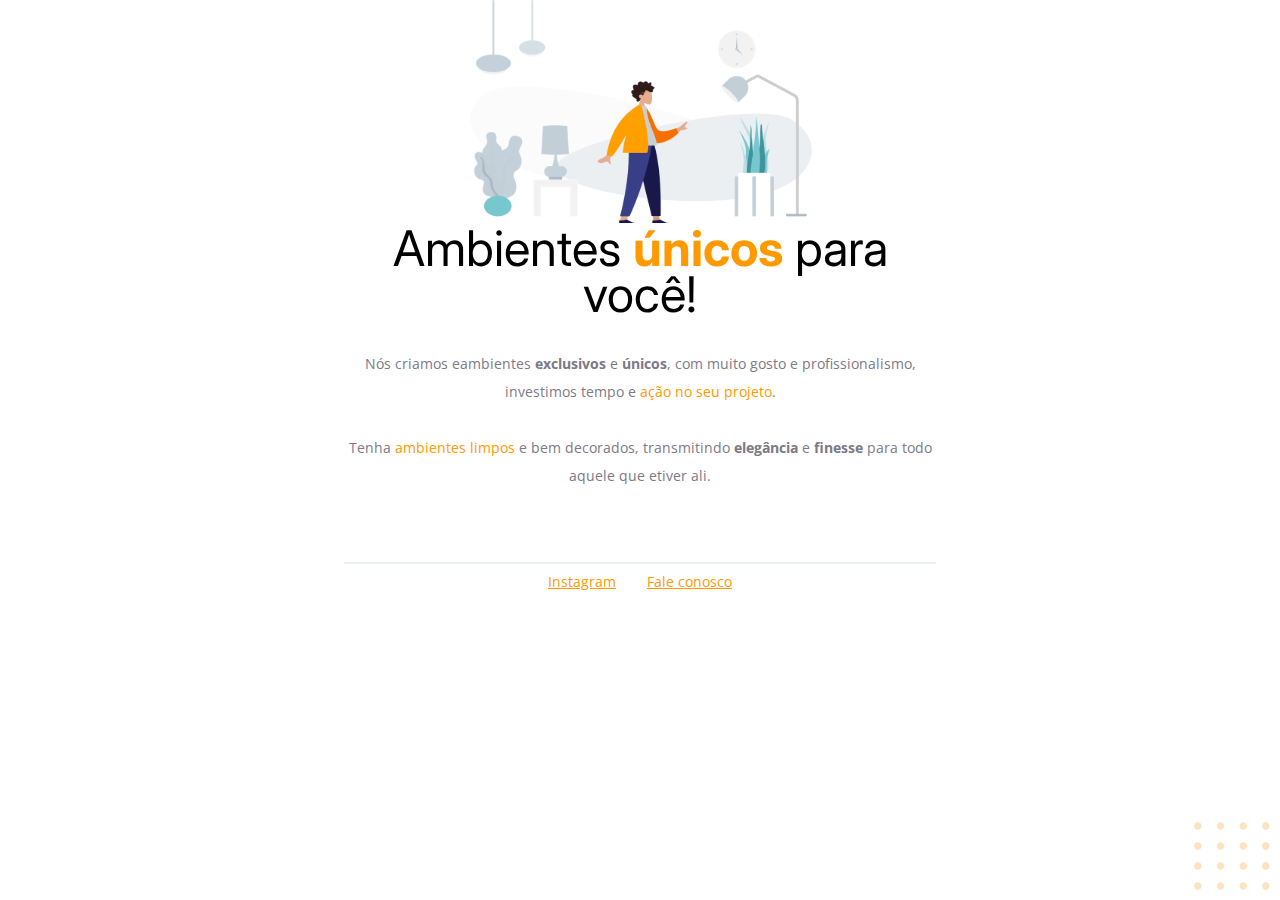
<file: 01-ambientes-unicos/index.html>
<!DOCTYPE html>
<html lang="pt-br">
<head>
    <meta charset="UTF-8">
    <meta name="viewport" content="width=device-width, initial-scale=1.0">
    <link rel="stylesheet" href="style.css">


    <link rel="preconnect" href="https://fonts.googleapis.com">
    <link rel="preconnect" href="https://fonts.gstatic.com" crossorigin>
    <link href="https://fonts.googleapis.com/css2?family=Inter&family=Open+Sans&display=swap" rel="stylesheet">

    <title>Movéis Costumizados</title>
    </head>
    
    <body>
    
        <div id="hero">
            <img src="./assets/photo.svg" alt="imagem de uma pessoa com camisa de herói">
    
    
            <h1>Ambientes <span>únicos</span> para você!</h1>
            <p> Nós criamos eambientes <strong>exclusivos</strong> e <strong> únicos</strong>, 
                com muito gosto e profissionalismo,
                investimos tempo e <span>ação no seu projeto</span>. 
                <br>
                <br>
                
                Tenha <span>ambientes limpos</span> e bem decorados, transmitindo <strong>elegância</strong> e
                <strong>finesse</strong> para todo<br> aquele que etiver ali.
            </p>
    
    
            </div>


            <footer>
                <div id="line"> </div>
                
                <span>
                    <a target="_blank" href="https://instagram.com">Instagram</a> 
                    <a target="_blank" href="https://google.com">Fale conosco</a>
                </span>
            </footer>
            
        <img id="balls" src="./assets/balls.svg" alt="imagem de bolas laranjas no canto inferior da tela direita">
        
    </body>
    
    </html>
</file>
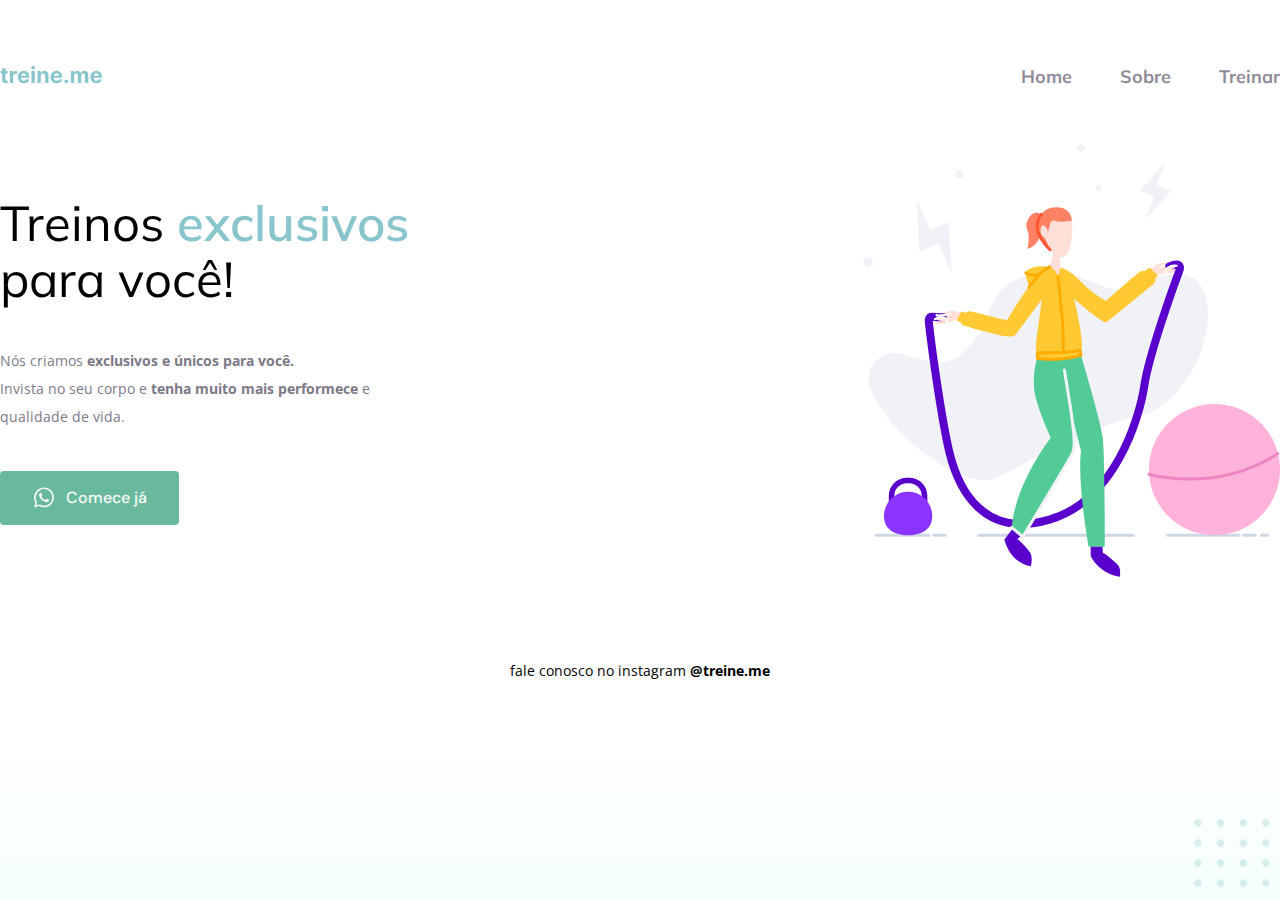
<file: 02-treine-me/index.html>
<!DOCTYPE html>
<html lang="pt-br">

<head>
    <meta charset="UTF-8">
    <meta name="viewport" content="width=device-width, initial-scale=1.0">
    <link rel="stylesheet" href="style.css">

    <link rel="preconnect" href="https://fonts.googleapis.com">
    <link rel="preconnect" href="https://fonts.gstatic.com" crossorigin>
    <link
        href="https://fonts.googleapis.com/css2?family=DM+Sans:opsz,wght@9..40,500&family=Mulish:wght@400;700&family=Open+Sans:wght@400;700&display=swap"
        rel="stylesheet">

    <title>Treine.me</title>

</head>

<body>
    <div class="page">

        <nav>
            <a id="logo" href="#">
                <img src="./assets/logo.svg" alt="Treine.me">
            </a>
            <ul>
                <li><a href="#"></a>Home</li>
                <li><a href="#"></a>Sobre</li>
                <li><a href="#"></a>Treinar</li>
            </ul>
        </nav>

        <main>
            <section class="text">
                <h1>Treinos <span>exclusivos</span>
                    para você!</h1>
                <p>Nós criamos <strong>exclusivos e únicos para você.</strong><br>
                    Invista no seu corpo e <strong>tenha muito mais performece</strong> e <br>
                    qualidade de vida.
                </p>
                <button>
                    <img src="./assets/whats.svg" alt="imagem do whatsapp"> Comece já
                </button>
            </section>

            <img src="./assets/fitness-jump.svg" alt="Desenho de uma mulher pulando corda">

        </main>

        <footer>
            <div class="footer-p">
                <p> fale conosco no instagram
                    <a href="https://instagram.com/treineme" target="_blank">@treine.me</a>
                </p>
            </div>
        </footer>

    </div>
    <div id="balls">
        <img src="./assets/balls.svg" alt="Bolinhas decorativas verdes no cantos inferior da página.">
    </div>
</body>

</html>
</file>
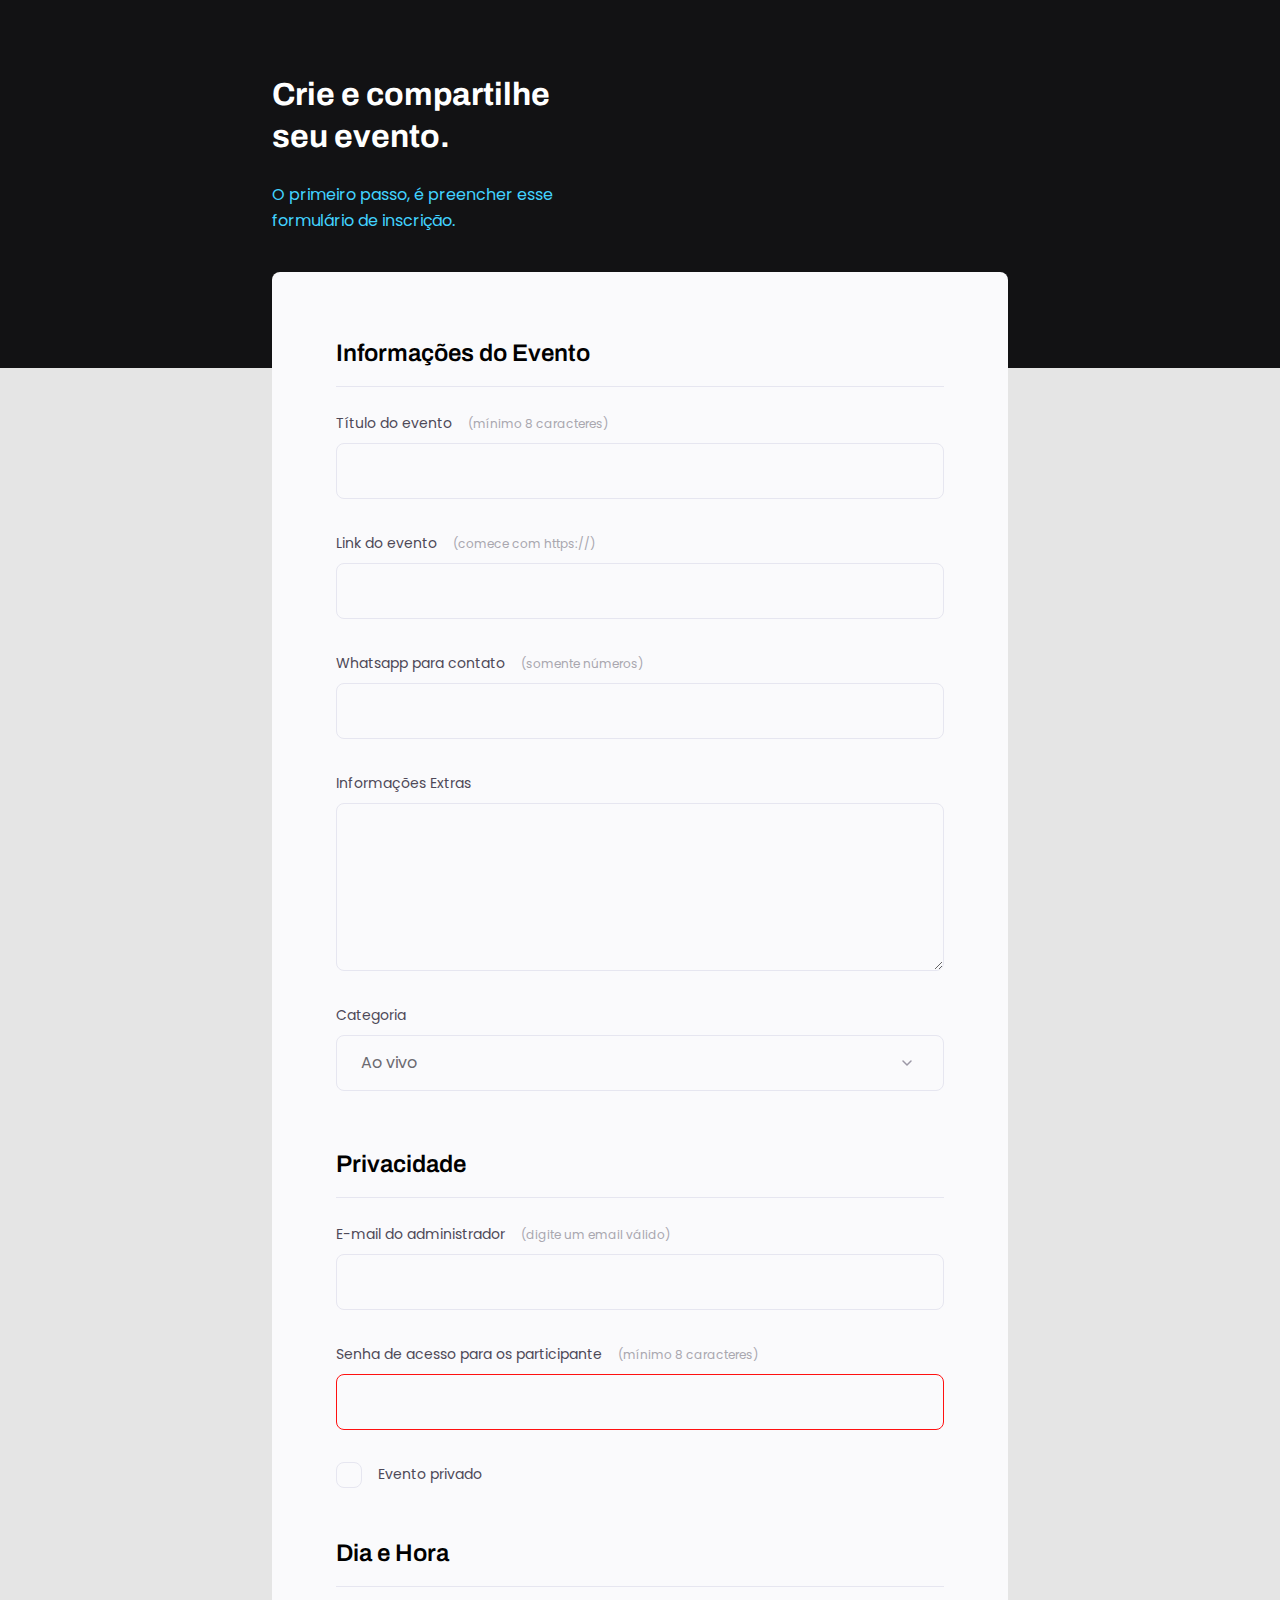
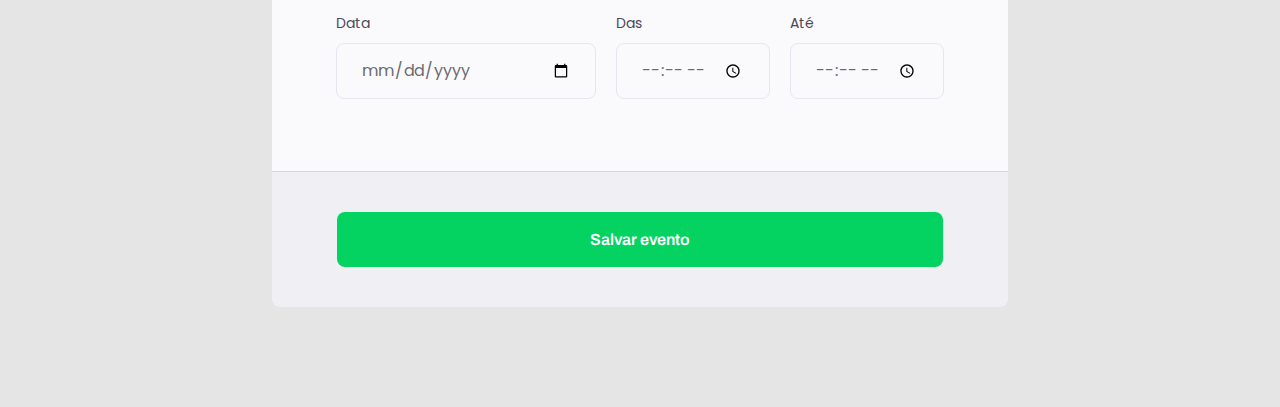
<file: 03-01-form/index.html>
<!DOCTYPE html>
<html lang="pt-br">
<head>
    <meta charset="UTF-8">
    <meta name="viewport" content="width=device-width, initial-scale=1.0">

    <link rel="preconnect" href="https://fonts.googleapis.com">
    <link rel="preconnect" href="https://fonts.gstatic.com" crossorigin>
    <link href="https://fonts.googleapis.com/css2?family=Archivo:ital,wght@0,700;1,600&family=Poppins&display=swap" rel="stylesheet">

    <link rel="stylesheet" href="style.css">
    <title>Crie seu Evento</title>

</head> 
<body>
    <div class="page"> 
        <header>
            <h1>
                Crie e compartilhe seu evento.
            </h1>
            <p>
                O primeiro passo, é preencher esse formulário de inscrição.
            </p>
        </header>


        <form id="my-form"> 

            <fieldset> 
                <div class="fieldset-wrapper"> 
                    <legend>Informações do Evento</legend>
                 
                    <div class="input-wrapper">
                        <label for="event-label">Título do evento <span>(mínimo 8 caracteres)</span></label>
                        <input 
                            type="text" 
                            id="event-title" 
                            minlength="8"
                        > 
                    </div>

                    <div class="input-wrapper">
                        <label for="event-link">Link do evento <span>(comece com https://)</span></label>
                        <input type="text" id="event-link">
                    </div>

                    <div class="input-wrapper">
                        <label for="event-whatsapp">Whatsapp para contato <span>(somente números)</span></label>
                        <input type="tel" name="" id="event-whatsapp">
                    </div>

                    <div class="input-wrapper">
                        <label for="event-info">Informações Extras</label>
                        <textarea name="" id="event-info" cols="30" rows="10"></textarea>
                    </div>

                    <div class="input-wrapper">
                        <label for="event-categorie">Categoria </label>
                         <select id="event-categorie">

                            <option value="live"> Ao vivo </option>
                            <option value="posdcast">PodCast</option>
                            <option value="mentorship">Mentoria</option>
                         </select>
                    </div>
                </div>
            </fieldset>   
            
            <fieldset> 
                <div class="fieldset-wrapper"> 
                    <legend>Privacidade</legend> 

                    <div class="input-wrapper">
                        <label for="event-email">E-mail do administrador <span>(digite um email válido)</span></label>
                        <input type="email" id="event-email">
                    </div>

                    <div class="input-wrapper">
                        <label for="event-password">Senha de acesso para os participante <span>(mínimo 8 caracteres)</span></label>
                        <input 
                            type="password" 
                            id="event-password"
                            required
                            minlength="8"
                        >
                    </div>   

                    <div class="checkbox-wrapper">
                        <input type="checkbox" id="event-private">
                        <label for="event-private">Evento privado </label>
                    </div>  

                </div>
            </fieldset>


            <fieldset> 
                <div class="fieldset-wrapper"> 
                    <legend>Dia e Hora</legend> 
                    
                    <div class="col-3">
                        <div class="input-wrapper"> 
                            <label for="event-date">Data</label>
                            <input type="date" name="" id="event-date"> 
                        </div>    
                     
                        <div class="input-wrapper"> 
                            <label for="event-begin">Das</label>
                            <input type="time" name="" id="event-begin"> 
                        </div>    

                        <div class="input-wrapper"> 
                            <label for="event-end">Até</label>
                            <input type="time" name="" id="event-end"> 
                        </div> 
                    </div>  
                </div>
            </fieldset>
            

        </form>
        
        <footer>
            <input 
                class="button" 
                type="submit" 
                form="my-form" 
                value="Salvar evento"
            > 
        </footer>
    </div>
</body>

</html>
</file>
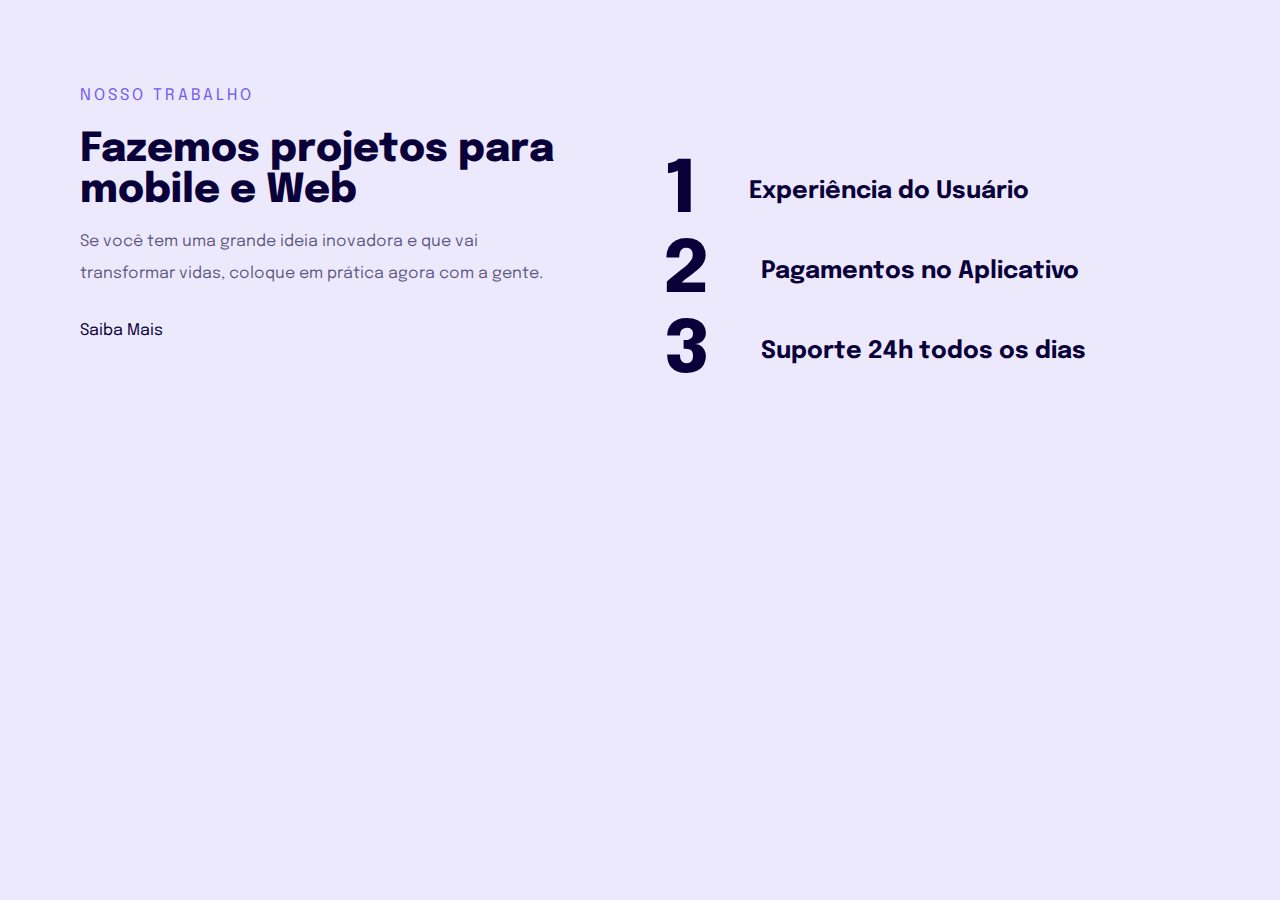
<file: 03-2-projects-mobile-and-web/index.html>
<!DOCTYPE html>
<html lang="pt-br">
<head>
    <meta charset="UTF-8">
    <meta name="viewport" content="width=device-width, initial-scale=1.0">

    <link rel="preconnect" href="https://fonts.googleapis.com">
    <link rel="preconnect" href="https://fonts.gstatic.com" crossorigin>
    <link href="https://fonts.googleapis.com/css2?family=Epilogue:wght@400;700;800&display=swap" rel="stylesheet">
     
    <link rel="stylesheet" href="style.css">

    <title>Introdução a Responsividade</title>
</head>
<body>
    <main>
        <div>
            <p>
                Nosso trabalho
            </p>
            <h1>Fazemos projetos para mobile e Web</h1>
            <p>Se você tem uma grande ideia inovadora e que vai transformar vidas, coloque em prática agora com a gente. </p>
            <a href="#">Saiba Mais</a>  
        </div>
        <div>
            <ul>
                <li><span>1</span>Experiência do Usuário</li>
                <li><span>2</span>Pagamentos no Aplicativo</li>
                <li><span>3</span>Suporte 24h todos os dias</li>
        </div> 
        </ul> 
    </main> 
 </body>
</html>
</file>
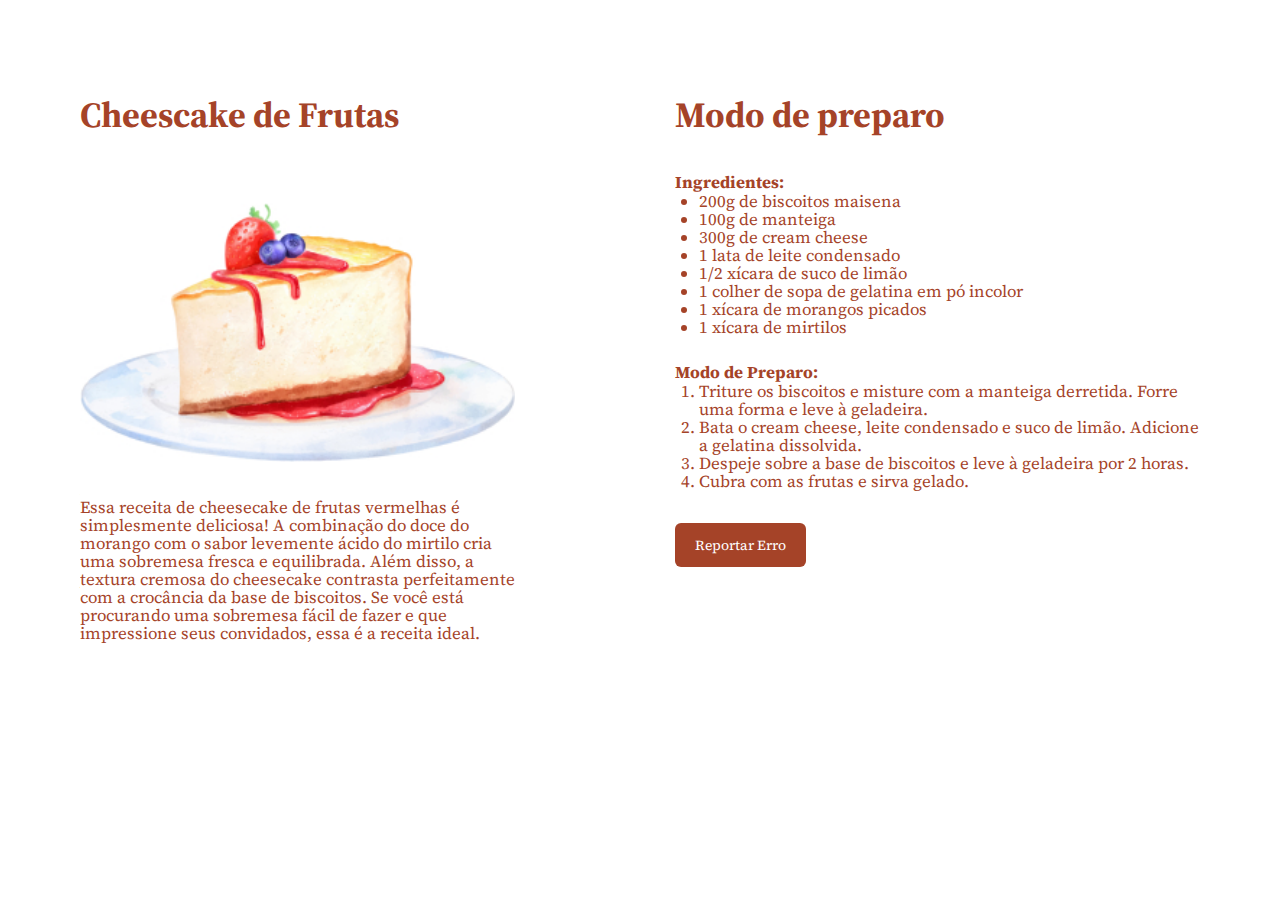
<file: 03-2-receita-cheescake/index.html>
<!DOCTYPE html>
<html lang="pt-br">

<head>
    <meta charset="UTF-8">
    <meta name="viewport" content="width=device-width, initial-scale=1.0">

    <link rel="preconnect" href="https://fonts.googleapis.com">
    <link rel="preconnect" href="https://fonts.gstatic.com" crossorigin>
    <link href="https://fonts.googleapis.com/css2?family=Source+Serif+4:wght@500&family=Source+Serif+Pro:wght@400;700&display=swap" rel="stylesheet">

    <link rel="stylesheet" href="style.css">
    <title>Receita Cheescake</title>
</head>

<body>
    <main>
        <div class="recipe">
            <h1>Cheescake de Frutas</h1>
            <img src="./assets/cake.jpg" alt="Image de um desenho de bolo de fruta">
            <p>Essa receita de cheesecake de frutas vermelhas é simplesmente deliciosa! A combinação do doce do morango com
                o sabor levemente ácido do mirtilo cria uma sobremesa fresca e equilibrada. Além disso, a textura cremosa do
                cheesecake contrasta perfeitamente com a crocância da base de biscoitos. Se você está procurando uma
                sobremesa fácil de fazer e que impressione seus convidados, essa é a receita ideal.
            </p>
        </div> 


         <div class="ingredients">
            <h2>Modo de preparo</h2>
            <strong>Ingredientes:</strong>
            <ul>
                <li>200g de biscoitos maisena</li>
                <li>100g de manteiga</li>
                <li>300g de cream cheese</li>
                <li>1 lata de leite condensado</li>
                <li>1/2 xícara de suco de limão</li>
                <li>1 colher de sopa de gelatina em pó incolor</li>
                <li>1 xícara de morangos picados</li>
                <li>1 xícara de mirtilos</li> 
            </ul> 
 
            <strong>Modo de Preparo:</strong>
            <ol> 
                <li>Triture os biscoitos e misture com a manteiga derretida. Forre uma forma e leve à geladeira.</li>
                <li>Bata o cream cheese, leite condensado e suco de limão. Adicione a gelatina dissolvida.</li>
                <li>Despeje sobre a base de biscoitos e leve à geladeira por 2 horas.</li>
                <li>Cubra com as frutas e sirva gelado.</li>
            </ol>
        <button>Reportar Erro</button> 
        </div> 
    </main>
</body>

</html>
</file>
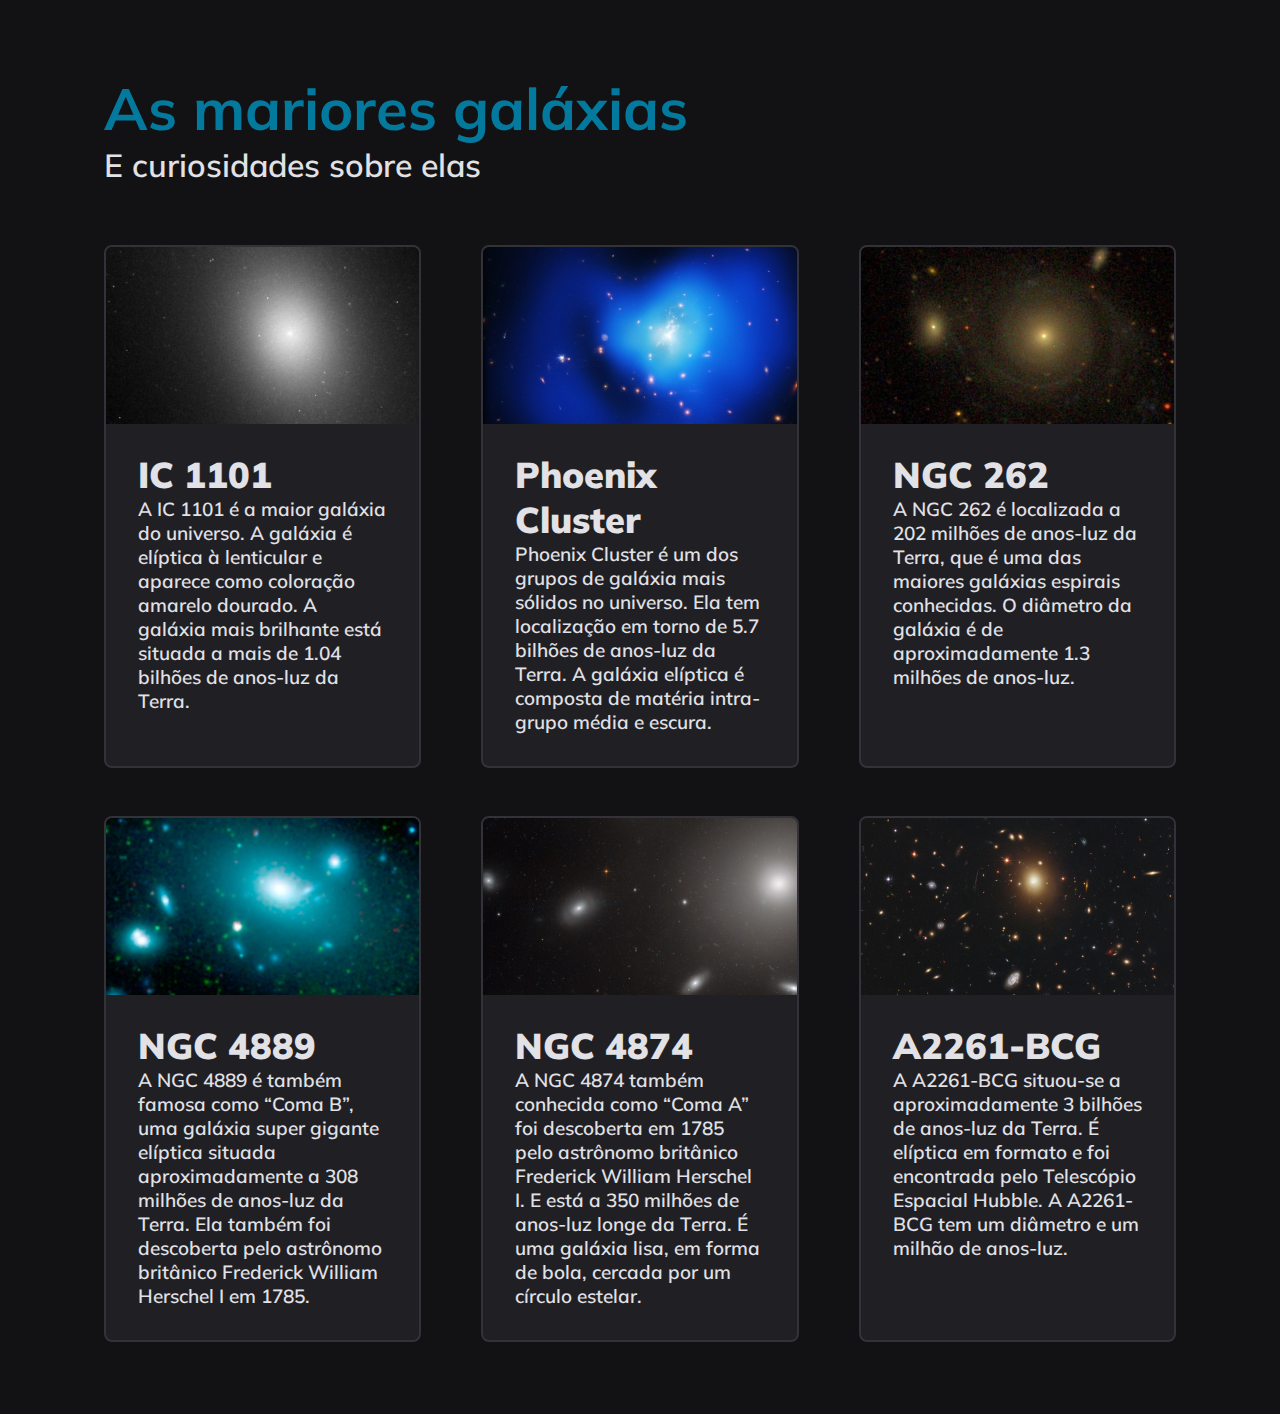
<file: 03-3-galaxies/index.html>
<!DOCTYPE html>
<html lang="pt-br">
<head>
    <meta charset="UTF-8">
    <meta name="viewport" content="width=device-width, initial-scale=1.0">
    <link rel="stylesheet" href="style.css">
<link rel="preconnect" href="https://fonts.googleapis.com">
<link rel="preconnect" href="https://fonts.gstatic.com" crossorigin>
<link href="https://fonts.googleapis.com/css2?family=Mulish:wght@600;900&display=swap" rel="stylesheet">

<title>Galaxies</title>
</head>

<body>

    <header>
        <h1>As mariores galáxias</h1>
        <p>E curiosidades sobre elas</p>
    </header>
    <main>
        <!-- <div class="cards"> -->
            <div class="card">
                <img src="./assets/one.jpg" alt="Imagem da galáxia IC1101">
                <div class="card-text">
                    <h1>IC 1101</h1>
                    <p>A IC 1101 é a maior galáxia do universo. A galáxia é elíptica à lenticular e aparece como
                        coloração
                        amarelo dourado. A galáxia mais brilhante está situada a mais de 1.04 bilhões de anos-luz da
                        Terra.
                    </p>
                </div>
            </div>

            <div class="card">
                <img src="./assets/two.jpg" alt="Imagem da galáxia Phoenix Cluster">
                <div class="card-text">
                    <h1>Phoenix Cluster</h1>
                    <p>Phoenix Cluster é um dos grupos de galáxia mais sólidos no universo. Ela tem localização em torno
                        de 5.7 bilhões de anos-luz da Terra. A galáxia elíptica é composta de matéria intra-grupo média
                        e escura.</p>
                </div>
            </div>

            <div class="card">
                <img src="./assets/three.jpg" alt="Imgagem da galáxia NGC 262">
                <div class="card-text">
                    <h1>NGC 262</h1>
                    <p>A NGC 262 é localizada a 202 milhões de anos-luz da Terra, que é uma das maiores galáxias
                        espirais conhecidas. O diâmetro da galáxia é de aproximadamente 1.3 milhões de anos-luz. </p>
                </div>
            </div>

            <div class="card">
                <img src="./assets/four.jpg" alt="Imagem da galáxia NGC 4889">
                <div class="card-text">
                    <h1>NGC 4889</h1>
                    <p>A NGC 4889 é também famosa como “Coma B”, uma galáxia super gigante elíptica situada
                        aproximadamente a 308 milhões de anos-luz da Terra. Ela também foi descoberta pelo astrônomo
                        britânico Frederick William Herschel I em 1785.</p>

                </div>
            </div>

            <div class="card">
                <img src="./assets/five.jpg" alt="Imgagem da galáxia NGC 4874">
                <div class="card-text">
                    <h1>NGC 4874</h1>
                    <p>A NGC 4874 também conhecida como “Coma A” foi descoberta em 1785 pelo astrônomo britânico
                        Frederick William Herschel I. E está a 350 milhões de anos-luz longe da Terra. É uma galáxia
                        lisa, em forma de bola, cercada por um círculo estelar.</p>
                </div>
            </div>

            <div class="card">
                <img src="./assets/six.jpg" alt="Imagem da galáixa A2261-BCG">
                <div class="card-text">
                    <h1>A2261-BCG</h1>
                    <p>A A2261-BCG situou-se a aproximadamente 3 bilhões de anos-luz da Terra. É elíptica em formato e
                        foi encontrada pelo Telescópio Espacial Hubble. A A2261-BCG tem um diâmetro e um milhão de
                        anos-luz.</p>
                </div>
            </div>
        <!-- </div> -->
    </main>

</body>
</html>
</file>
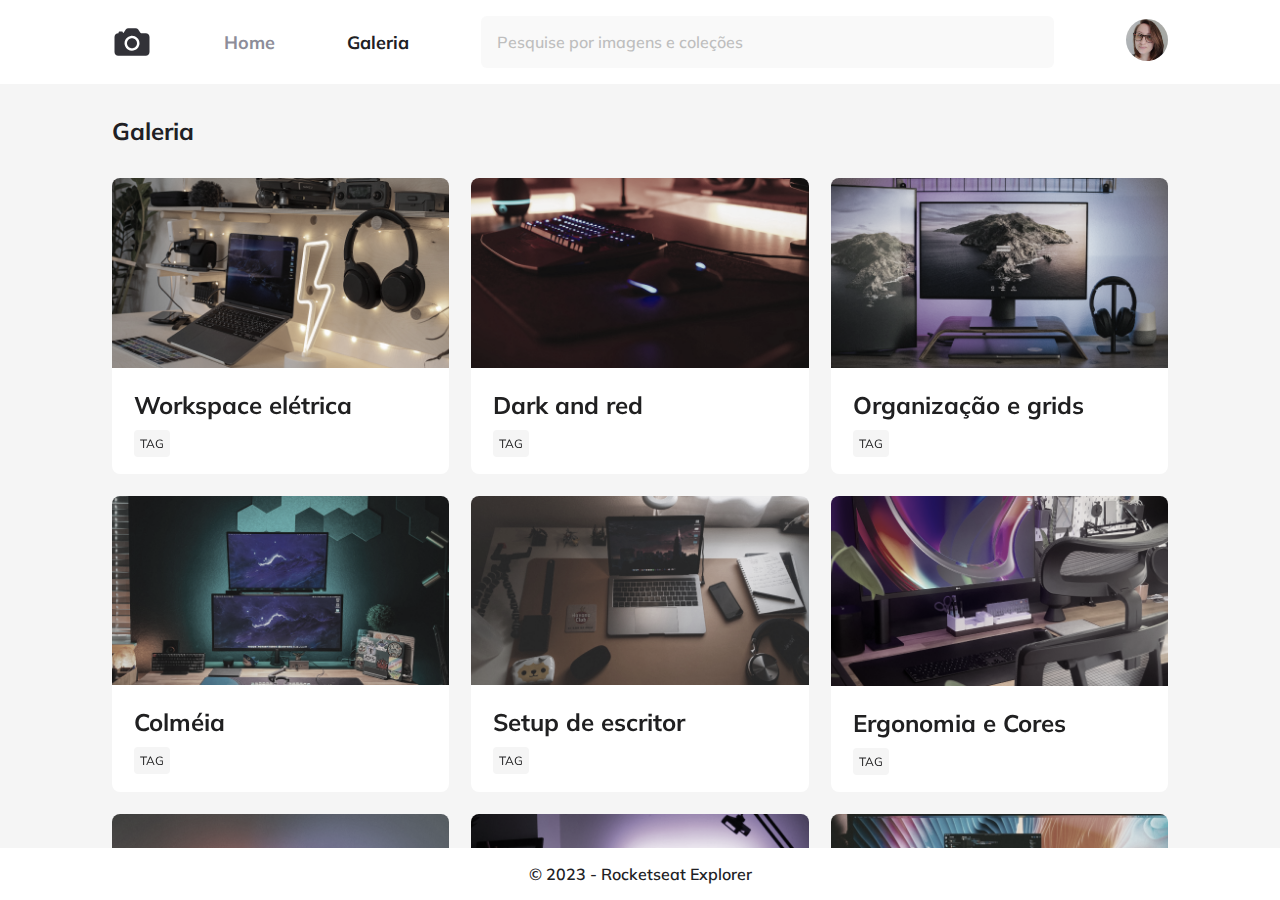
<file: 03-5-fotoblog/index.html>
<!DOCTYPE html>
<html lang="pt-br">
<head> 
    <meta charset="UTF-8">
    <meta name="viewport" content="width=device-width, initial-scale=1.0">

    <link rel="preconnect" href="https://fonts.googleapis.com">
    <link rel="preconnect" href="https://fonts.gstatic.com" crossorigin>
    <link href="https://fonts.googleapis.com/css2?family=Mulish:wght@400;600;700&family=Roboto:wght@400;500;700&display=swap" rel="stylesheet">

    <link rel="stylesheet" href="style.css"> 

    <title>Fotoblog</title>
</head>
<body>
    <div id="app">
        <header class="container">
            <nav>
              <img class="logo" src="./assets/camera.svg" alt="Imagem da logomarca" />
    
              <ul>
                <li>Home</li>
                <li class="active">Galeria</li>
              </ul>
            </nav>

            <form>
                <div class="input-wrapper">
                    <label for="search">Pesquise por imagens e coleções</label>
                    <input id="search" type="text" placeholder="Pesquise por imagens e coleções">
                </div>
            </form>

            <div class="profile">
                <img src="./assets/profile-avatar.jpg" alt="imagem do usuário">
            </div> 

        </header>
        <main>
            <div class="container"> 
                <h1>Galeria</h1>

                <section class="gallery">
                    
                    <figure class="item" style="--delay:.2s">
                        <img src="./assets/workpace-eletrico.jpg" alt="">

                        <figcaption class="details">
                            <h2>Workspace elétrica</h2>
                            <div class="tags">
                                <span>Tag</span>
                            </div>

                        </figcaption>
                    </figure>

                    <figure class="item" style="--delay:.4s">
                        <img src="./assets/dark-and-red.jpg" alt="">

                        <figcaption class="details">
                            <h2>Dark and red</h2>
                            <div class="tags">
                                <span>Tag</span>
                            </div>

                        </figcaption>
                    </figure>

                    <figure class="item" style="--delay:.6s">
                        <img src="./assets/organização-grid.jpg" alt="">

                        <figcaption class="details">
                            <h2>Organização e grids</h2>
                            <div class="tags">
                                <span>Tag</span>
                            </div>

                        </figcaption>
                    </figure>

                    <figure class="item" style="--delay:.8s">
                        <img src="./assets/Colméia.jpg" alt="">

                        <figcaption class="details">
                            <h2>Colméia</h2>
                            <div class="tags">
                                <span>Tag</span>
                            </div>

                        </figcaption>
                    </figure> 
                    
                    <figure class="item" style="--delay:1s">
                        <img src="./assets/setup.jpg" alt="">

                        <figcaption class="details">
                            <h2>Setup de escritor</h2>
                            <div class="tags">
                                <span>Tag</span>
                            </div>

                        </figcaption>
                    </figure> 

                    <figure class="item" style="--delay:1.2s">
                        <img src="./assets/ergonomia-cores.jpg" alt="">

                        <figcaption class="details">
                            <h2>Ergonomia e Cores</h2>
                            <div class="tags">
                                <span>Tag</span>
                            </div>

                        </figcaption>
                    </figure>

                    <figure class="item" style="--delay:1.4s">
                        <img src="./assets/show-luzes.jpg" alt="">

                        <figcaption class="details">
                            <h2>Show de luzes</h2>
                            <div class="tags">
                                <span>Tag</span>
                            </div>

                        </figcaption>
                    </figure> 

                    <figure class="item" style="--delay:1.8s">
                        <img src="./assets/deep-purple.jpg" alt="">

                        <figcaption class="details">
                            <h2>Deep Purple</h2>
                            <div class="tags">
                                <span>Tag</span>
                            </div>

                        </figcaption>
                    </figure>

                    
                    <figure class="item"style="--delay:2s">
                        <img src="./assets/mult-screen.jpg" alt="">

                        <figcaption class="details">
                            <h2>Multi-Screen</h2>
                            <div class="tags">
                                <span>Tag</span>
                            </div>

                        </figcaption>
                    </figure>
                    
                </section>
            </div>
        </main>
        <footer class="container">
            <p>© 2023 - Rocketseat Explorer</p>
        </footer> 
    </div>
    
</body>
</html>
</file>
<file: 01-ambientes-unicos/style.css>
*{ 
    padding: 0;
    margin: 0;
    box-sizing: border-box;
}

:root {
    font-size: 62.5%;
    --font-family-primary: 'Open Sans', sans-serif;
    --font-family-title:'Inter', sans-serif; 

    --color-p-span: #F90;
    --color-p: #7D7987;
    --color-border-footer: #ECEFF2;

}

a{
    font-size:1.4rem;
    color: var(--color-p-span);
}
span{ 
    color: var(--color-p-span);
}
 

h1{ 
    font-family: var(--font-family-title);
    font-size:4.9rem;
    line-height: 4.6rem;
    font-weight: normal;

    margin-bottom: 3.2rem;
 
}
h1 span{
    font-weight: bold;
}

body{    
    font-family: var(--font-family-primary);
    text-align: center;
}

#hero{
    width:59.2rem;
    margin: 0 auto  7.2rem ;

}

#hero svg{
    margin-bottom: 7.2rem;
}

p{
    color: var(--color-p);
    font-size: 1.4rem;
    line-height: 2.8rem; 
} 

#line{
    width:59.2rem; 
    height: 0rem;
    margin: 0 auto .8rem; 
    border:.1rem solid var(--color-border-footer);  
    
}

footer a + a{
    margin-left: 2.8rem;
}


 
#balls{
    position: fixed;
    bottom:0;
    right: 0;
}
</file>
<file: 02-treine-me/style.css>
*{
    padding: 0;
    margin: 0;
    box-sizing: border-box;
}

:root{
    font-size: 62.5%;
}

body{
    font-family: 'Open Sans', sans-serif;
    user-select:none; 
    background: linear-gradient(180deg, rgba(227, 255, 248, 0.00) 82.08%, rgba(227, 255, 248, 0.38) 100%);    height: 100vh;
    min-height: 100vh;  
}

.page{
    margin: 0 auto ; 
    width: 1280px; 
    padding-top: 65px; 
}

nav{
    display: flex;
    justify-content: space-between; 
    align-items: center;
}

nav img:hover{  
    background-color:  #F9F9F9;
} 

nav li{
    transition: transform .4s; 
}

nav li:hover{
    transform: scale(1.1); 
}

ul{
    display: flex;
    gap:48px; 
    margin: 0;
    padding: 0;
    list-style: none; 
} 

li{ 
    font-size: 18px;
    font-style: normal;
    font-weight: 700;
    line-height: normal; 

    color: #1f1534; 
    opacity: 0.5;  

    cursor: pointer;
    text-decoration: none; 
}

li:hover{     
    opacity: 1;  
    font-weight: bold;
}

h1,ul{
    font-family: 'Mulish', sans-serif; 
}

main{
    display: flex; 
    gap:102px; 
    justify-content: space-between;
    align-items: center;
    
    margin-top: 55px;  
}


h1{ 
    font-size: 49px; 
    font-weight: 400;
    line-height: 56px; 
    color:#000;
    width: 489px; 
}

h1 span{
    color:#89C5CC;
    font-weight: 600;
}

section .text{
    width: 489px;
    margin: 51px 0px;
}

section p{
    margin: 40px 0px;
    font-size: 14px; 
    font-weight: 400;
    line-height: 28px;
    color: #7D7987;
    width: 438px;
}

button{
    font-family: 'DM Sans', sans-serif;
    font-weight: 500;
    font-size: 16px; 

    background-color: #69B99D;
    color:  #F9F9F9;
    padding: 14px 32px 15px;
    border-radius: 4px; 
    border: none;

    display: flex;
    align-items: center;
    gap: 10px;
    
    cursor: pointer;  
    transition: transform .4s; 
 }

button:hover{ 
    background-color:  #3eb98e;
    border-radius: 6px; 
    transform: scale(1.1);
 }
 
footer{ 
  margin-top: 80px;
  font-size: 14px;
  line-height: 28px; 

  text-align: center;  
}
 
footer a{
    text-decoration: none;
    color: #000;
    font-weight: bold;  
}

footer a:hover{  
    background-color:  #F9F9F9;
}

#balls{
    position:fixed;
    bottom: 0;
    right: 0;
}
</file>
<file: 03-01-form/style.css>
*{
    padding: 0;
    margin:0;
    box-sizing: border-box;
}

body, input,  select, textarea{ 
    font-family: 'Poppins', sans-serif;
}

body{     
    background:#e5e5e5; 
}

body::before{
    content: '';
    width: 100%;
    height: 368px;

    background-color: #121214;
    
    position:absolute; 
    top:0;
    left: 0;
    z-index: -1;
}
.page{
    width: 736px;
    margin: auto; 
}

header{   
    width: 319px; 
    margin-top: 74px; 
}

header h1{
    font-family: 'Archivo', sans-serif;
    font-weight:bold;
    font-family: 36px;
    line-height: 42px;
    color: white;
}

header p{
    color: #42D3FF;  
    font-size: 16px;  
    line-height: 26px;
    padding-top:24px;
}

form{
    padding: 64px;
    margin-top:38px;
    background-color: #fafafc;
    min-height: 300px;
    border-radius: 8px 8px 0 0 ;
    display: flex;
    flex-direction: column;
    gap: 48px;
}

fieldset{
    border:none;

}

.fieldset-wrapper{ 
    display: flex; 
    flex-direction: column;
    gap: 24px; 
}

fieldset legend{
    font-family: 'Archivo', sans-serif; 
    font-size: 24px;
    font-style: normal;
    font-weight: 600;
    line-height: 34px;  

    border-bottom:1px solid #e6e6f0;
    width: 100%;
    padding-bottom:16px ;
}

.input-wrapper{
    display: flex;
    flex-direction: column;
    margin-bottom: 8px;
    gap: 8px;
}

.input-wrapper label, 
.checkbox-wrapper label{
    color: #4E4958;  

    font-size: 14px;  
    line-height: 24px;  
}

.input-wrapper label span{
    color: #a9a7af;  

    font-size: 12px; 
    line-height: 20px; 
    margin-left:12px;
}

.input-wrapper label span:hover{
    color: #6c6a71;
}

.input-wrapper input, 
.input-wrapper textarea,
.input-wrapper select{ 
    height: 56px;

    padding: 0px 24px ;

    border-radius: 8px;
    border: 1px solid  #E6E6F0 ;
    background-color: #FAFAFC ;

    box-sizing: border-box;
    color: #6c6a71;

    font-size: 16px;  
    line-height: 26px;
    
} 

.input-wrapper input:hover, 
.input-wrapper textarea:hover{ 
    border: 1px solid #121214;
}

.input-wrapper textarea{
    padding: 15px  24px; 

    max-width: 608px;
    min-width: 608px;
    
    height: 168px;
}
 
 
.input-wrapper select {
    appearance: none; 
    -webkit-appearance: none; 

    background-image: url("data:image/svg+xml,%3Csvg xmlns='http://www.w3.org/2000/svg' width='24' height='24' viewBox='0 0 24 24' fill='none'%3E%3Cg clip-path='url(%23clip0_1_54)'%3E%3Cpath d='M8 10L12 14L16 10' stroke='%239C98A6' stroke-width='1.5' stroke-linecap='round' stroke-linejoin='round'/%3E%3C/g%3E%3Cdefs%3E%3CclipPath id='clip0_1_54'%3E%3Crect width='24' height='24' fill='white'/%3E%3C/clipPath%3E%3C/defs%3E%3C/svg%3E");
    background-repeat: no-repeat;
    background-position: right 24px top 50%;
}   
 
.col-3{
    display: flex;
    gap:20px;

}
.col-3 > div:nth-child(1){ 
    width: 100%;
}
 
.checkbox-wrapper {
    position: relative;
}

.checkbox-wrapper label{
    display: flex;
    margin: 0;
    gap: 16px;
    text-align: center;
}

.checkbox-wrapper input{
    position: absolute;
    top:0;
    left: 0;
    
    width: 24px;
    height: 24px;
    opacity: 0;

}

.checkbox-wrapper label::before{
    content: '';
    width: 24px;
    height: 24px;

    display: block;

    border:1px solid #e6e6f0;
    border-radius: 8px; 
} 


.checkbox-wrapper input:checked + label::before{
    background-image: url(./assets/checked.svg);
}
 
.checkbox-wrapper input:focus + label::before{
    
    outline: 2px solid black;
}

footer{
    background-color: #F0F0F4;
    height: 136px;

    display: flex;
    flex-direction: column;

    padding: 40px 65px;
    margin-bottom: 100px;

    border-top:1px solid #d6d6d6;
    border-radius: 0 0 8px 8px;
}

footer .button{
    height: 56px; 
    border: none;
    background-color: #04D361;
    border-radius: 8px; 
    
    cursor: pointer; 

    color: #FFF;

    font-family: 'Archivo', sans-serif; 
    font-size: 16px; 
    font-weight: 600;
    line-height: 26px; 

     
}

footer .button:hover{
    background-color: #08a04c;  
    border-radius: 6px;  

}

input:invalid{
    border:  1px solid #FF1010; 
}
</file>
<file: 03-2-projects-mobile-and-web/style.css>
*{
    margin: 0;
    padding: 0;
    box-sizing: border-box;
}
ul{
    list-style: none;
}
:root{
    font-size: 62.5%;  /*10px*/
}

body{
    font-size: 1.6rem;
    background-color:#ECE9FD ; 
    padding: 6rem 2.3rem 6.6rem;
    font-family: 'Epilogue', sans-serif;
}
main{
    max-width: 33rem;
    margin: 0 auto;
}
h1{ 
    font-weight: 800;
    color: #090039;
    font-size: 4rem;
    margin-bottom: 1.5rem;
}

main p:nth-child(1){
    color:#7158EF;
    font-size: 1.6rem;
    font-style: normal;
    font-weight: 400;
    line-height: 3.2rem; /* 200% */
    letter-spacing: 3px;
    text-transform: uppercase;
    margin-bottom: 1.7rem;
}

h1 + p{
    color:rgba(10, 0, 57, 0.64);
    line-height: 3.2rem;
    margin-bottom: 3.2rem;
}

a{
    color: #090039;
    text-decoration: none;

}

a:hover{
    color: #432fb4;
    font-weight: bold;
}

ul{
    margin-top: 7.2rem;
}

ul li{
    font-weight: 700;
    font-size: 2.4rem;
    line-height: 3.2rem;
    color:#090039;
    max-width: 25.7rem;

    display: flex;
    align-items: flex-start;
    gap: 3.8rem;
}

ul + li  {        /*pega todo li e anterior a ele tenha li      <=  se le assim */
        
    margin-bottom: 3.2rem;
}

ul li span{
    font-weight: 800;
    font-size: 7.2rem;
    line-height: 8rem;
    letter-spacing: -2px;
    color:#090039;
}

/*media queries*/
    @media (min-width:700px){
        body{
            padding : 8rem; 
        }
        main{ 
            max-width:1200px; 
            display: flex;/*até esse valor vai ser flex*/
            gap: 10rem; 
        }

        main > div{
            max-width: 484px;  
        }

        ul li{
            gap:5.3rem;
            max-width: 500px;
            align-items: center;
        } 
    }



  /* @media (min-width:700px){
    
    


   
}   */
</file>
<file: 03-2-receita-cheescake/style.css>
*{
    padding: 0;
    margin: 0;
    box-sizing: border-box;

    -webkit-font-smoothing: antialiased;
    -moz-osx-font-smoothing: grayscale;
}
:root{
    font-size: 62.5%; 
    font-family: 'Source Serif Pro', serif; 
}

body{     
    font-size: 1.6rem;  
    color: #A54328;
}

main{ 
    max-width: 32rem; 
    margin-inline: auto;

    padding: 5.3rem 3.7rem;
    box-sizing: content-box;
    display: flex;
    flex-direction: column;
    gap:3.2rem;
}   


h1, h2{
    /* camp(min, ideal, alto)*/
    font-size: clamp(2.83rem, 2vw + 1rem, 4rem);   
    line-height: clamp(3.2rem,2vw +1rem , 5rem) ;
    margin-bottom: 3.2rem ; 
}  



img{
    width: 100%; 
    margin-block: 3.2rem;
  
}

p,li, strong{ 
    font-size: clamp(1.4rem, 1vw + 0.4rem, 2rem);
    line-height: clamp(1.8rem, 1vw + 0.4rem, 2rem); 
} 

ul{
    padding-bottom: 2.4rem; 
}

ul,ol{
    padding-left: 2.4rem;
}


button {
    font-family: "Source Serif 4";
    background-color: #a54328; 

    line-height: clamp(1.7rem, 2vw + 0.2rem, 2.4rem);  
    font-size: clamp(0.9rem, 1vw + 0.15rem , 1.4rem);  

    /* line-height: 1.7rem;
    font-size: .9rem; */

    color: white;
  
    border: 0;
    padding: 0.8rem 1.2rem;
  
    border-radius: 0.6rem;
  
    margin-top: 3.2rem;
    cursor: pointer;
  }
  

button:hover{
    background-color:#973317;  
}

@media(min-width: 1020px){
    main{ 
        padding: 9rem 6rem;
        display: flex;
        flex-direction: row;
        max-width: fit-content;
        gap:16rem;
    }

    .recipe{
        max-width: 43.5rem;
    }
    .ingredients {
        max-width: 52.5rem;
      }

    /* h1, h2{
        font-size: 4rem;
        line-height: 5rem;
    }

    p, li, strong{
        font-size: 2rem;
        line-height: 2.5rem;
    } */
    button{
        padding: 1rem 2rem;
        /* font-size: 1.4rem;
        line-height: 2.4rem; */
    }
}
</file>
<file: 03-3-galaxies/style.css>
*{
    padding: 0;
    margin:0;
    box-sizing: border-box;
}
:root{
    font-size: 62.5%; 
    font-family: 'Mulish', sans-serif;
}

body{
    background-color: #121214; 
    color:#E1E1E6;  
    padding: 7.2rem 10.4rem;
    margin: 0 auto;
    font-size: 1.6rem;   

    max-width: 144rem;
    min-height: 129.3rem;  
}

header > h1{ 
    color:#02799D; 
    font-size: 5.8rem;  
}

header > p{
    font-size:3.2rem;
    font-weight: 600;
    margin-bottom: 6rem; 
}

main{
    display:grid;
    grid-template-columns: repeat(3,1fr);
    /* column-gap: 6rem;
    row-gap:4.8rem; */
    gap: 4.8rem 6rem;
} 
 
.card{    
    background-color: #202024;
    border:2px solid #323238;  

    border-radius: .8rem; 
    overflow: hidden;
} 

.card .card-text{ 
    padding: 2.4rem 3.2rem 3.2rem;
     
}
 .card .card-text > h1{
    font-weight: 900;
    font-size: 3.6rem; 
}
 .card .card-text > p{
    font-size: 1.9rem; 
    font-weight: 600;
}
</file>
<file: 03-5-fotoblog/style.css>
*{
    padding: 0;
    margin: 0;
    box-sizing: border-box; 
    -webkit-font-smoothing: antialiased;
    -moz-osx-font-smoothing: grayscale;
}

:root{
    font-size: 62.5%;
    
    --color-base-white:#ffffff;
    --color-base-gray-100:#f5f5f5;
    --color-base-gray-200: #e6e0e0;
    --color-base-gray-300: #8D8D99;
    --color-base-gray-500: #3d3d3d;
    --color-base-gray-900:#202024; 
}

html, body, input{ 
    font-family: 'Mulish', sans-serif; 
}

body{ 
    font-size: 1.6rem;
    background-color: var(--color-base-white);
    color:var(--color-base-gray-900);
} 

#app{
    display: grid;
    grid-template-rows: max-content 1fr max-content; 
    height: 100vh; 
    user-select:none;
}

.container{
    padding: 1.6rem 3.2rem;
    width: min(112rem, 100%);
    margin: 0 auto;
}

/* Header*/
header, 
nav, 
nav ul{
    display: flex;
    align-items: center; 
    gap:7.2rem;  

    font-weight: 700;
}

header nav li,
header .profile,
header .logo,
.item img,
h2
{ 
    cursor: pointer;
} 

nav ul{
    list-style: none;
    font-size: 1.8rem;
    color:var(--color-base-gray-300); 
}

ul li.active {
    color: var(--color-base-gray-900);

}
.input-wrapper label{
    width: 1px;
    height: 1px;
    overflow: hidden;
    position: absolute;
}

.input-wrapper input{
    width: 100% ;
    padding: 1.6rem;
    background-color: var(--color-base-gray-100);
    border-radius: .6rem;
    border: none;
    font-size: 1.6rem;
    font-weight: 600;
    opacity: 0.56;
    font-weight: 600;
}

.input-wrapper input::placeholder{
    opacity: 0.56;
    color:var(--color-base-gray-500);
    
}

header form{
    flex:1; 
}

.profile img{
    width:4.2rem;
    height: 4.2rem;

    object-fit: cover;
    border-radius: 999px;

} 

/*Main GALERIA*/
main{
    background-color: var(--color-base-gray-100);
    overflow-y: scroll; 
} 

main h1{
    font-size: 2.4rem;
    padding-top:1.6rem;

}
 
.gallery{
    margin-top: 3.2rem;

    display: grid;
    grid-template-columns: repeat(3, 1fr);
    gap:2.2rem; 
}

.item{
    border-radius: .8rem;
    background-color: var(--color-base-white); 
    overflow: hidden;
    
    filter:grayscale(0.7);    
    transition: all .4s ease-out; 
    
} 
.item:hover{ 
    /* filter: hue-rotate(7deg) contrast(101%) saturate(200%); */ 
    filter: hue-rotate(7deg) grayscale(0) contrast(101%) saturate(100%); 
    transform:  scale(1.1)  rotate(0deg); 
    
    background-color: var(--color-base-gray-200);
} 



.item img{ 
    width: 100%;
    aspect-ratio: 16/9;
    object-fit: cover;  

    display:block;
} 

 .details{
    padding: 2.2rem; 

    z-index: 1;
    position: relative;
    text-align: left;
} 


.tags{
    margin-top:1.2rem;
}

.tags span{
    padding: .6rem;
    background-color: var(--color-base-gray-100);
    border-radius: .4rem;
    line-height: 0;
    font-size: 1.2rem;
    text-transform: uppercase;
} 

/*Footer*/  
footer {
    text-align: center;
    padding: 1.6rem;
    font-weight: 600;
}

/* @keyframes*/
header{
    --startY: -100%;
    animation: move .2s;
}
/*
footer{
    --startY: 100%; 
    animation: move .2s;
}
*/

@keyframes move{
    from{
        transform: translateY(var(--startY));
    } 
}

.item{ 
    animation: appear .4s var(--delay)  backwards; 
}

@keyframes appear{
    0%{
        opacity: 0;
        transform: scale(0.7);
    }
    
    50%{
        transform: scale(1.1);
    }
}
</file>
